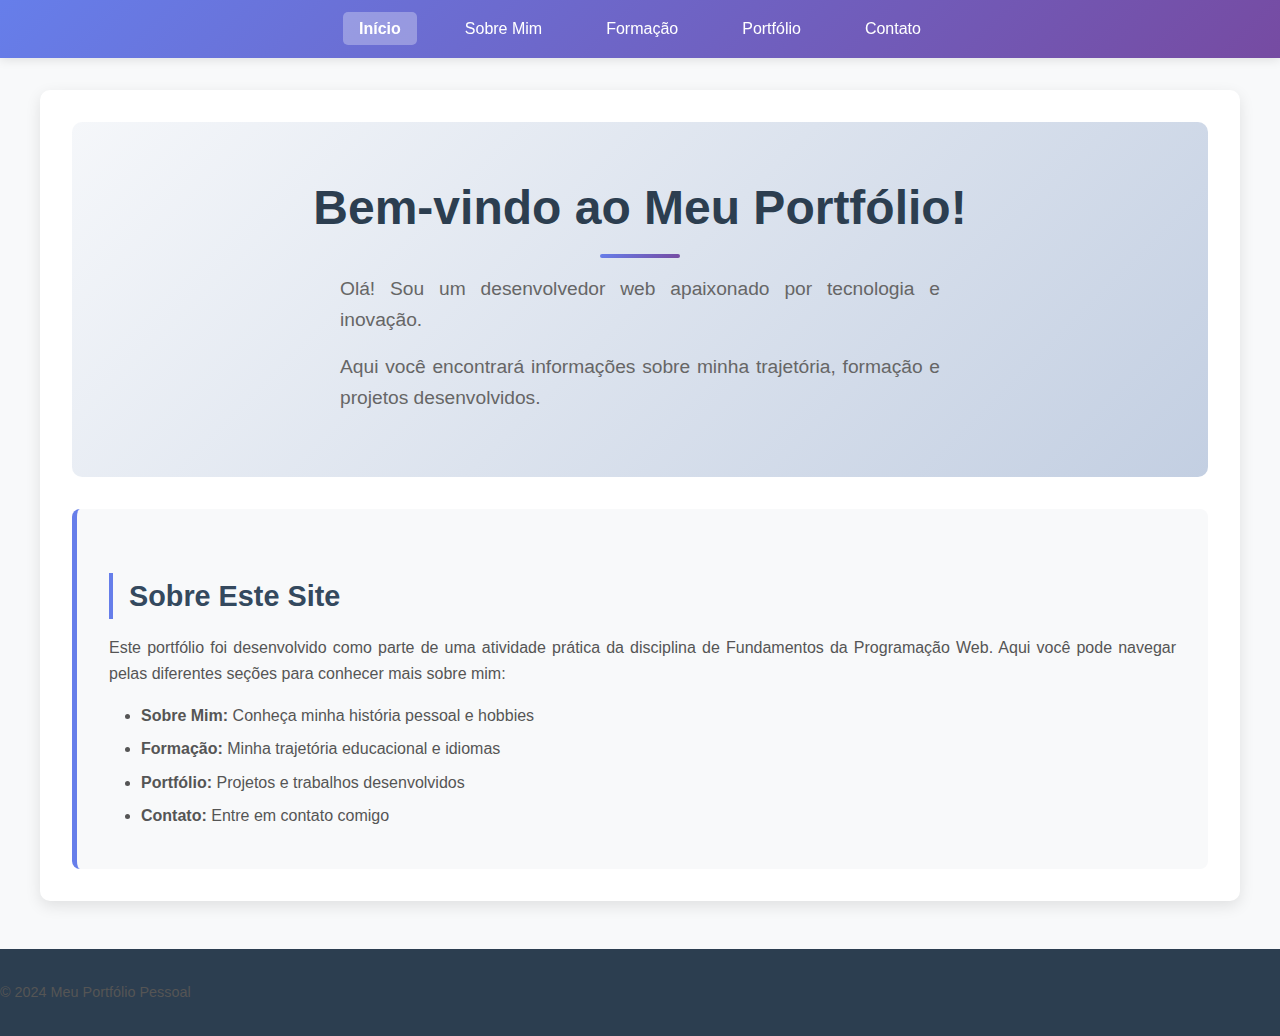
<file: index.html>
<!DOCTYPE html>
<html lang="pt-br">
<head>
    <meta charset="UTF-8">
    <meta name="viewport" content="width=device-width, initial-scale=1.0">
    <title>Meu Portfólio Pessoal</title>
    <!-- Link para o arquivo CSS principal -->
    <link rel="stylesheet" href="style.css">
</head>
<body>
    <!-- Cabeçalho da página, contém a navegação principal -->
    <header>
        <nav>
            <ul>
                <li><a href="index.html">Início</a></li>
                <li><a href="sobre.html">Sobre Mim</a></li>
                <li><a href="formacao.html">Formação</a></li>
                <li><a href="portfolio.html">Portfólio</a></li>
                <li><a href="contato.html">Contato</a></li>
            </ul>
        </nav>
    </header>
    <!-- Conteúdo principal da página -->
    <main>
        <section class="hero">
            <h1>Bem-vindo ao Meu Portfólio!</h1>
            <p>Olá! Sou um desenvolvedor web apaixonado por tecnologia e inovação.</p>
            <p>Aqui você encontrará informações sobre minha trajetória, formação e projetos desenvolvidos.</p>
        </section>
        
        <section class="intro">
            <h2>Sobre Este Site</h2>
            <p>Este portfólio foi desenvolvido como parte de uma atividade prática da disciplina de Fundamentos da Programação Web. Aqui você pode navegar pelas diferentes seções para conhecer mais sobre mim:</p>
            <ul>
                <li><strong>Sobre Mim:</strong> Conheça minha história pessoal e hobbies</li>
                <li><strong>Formação:</strong> Minha trajetória educacional e idiomas</li>
                <li><strong>Portfólio:</strong> Projetos e trabalhos desenvolvidos</li>
                <li><strong>Contato:</strong> Entre em contato comigo</li>
            </ul>
        </section>
    </main>
    <!-- Rodapé da página -->
    <footer>
        <p>&copy; 2024 Meu Portfólio Pessoal</p>
    </footer>
    
    <!-- Script JavaScript opcional para funcionalidades interativas -->
    <script src="script.js"></script>
</body>
</html>
</file>
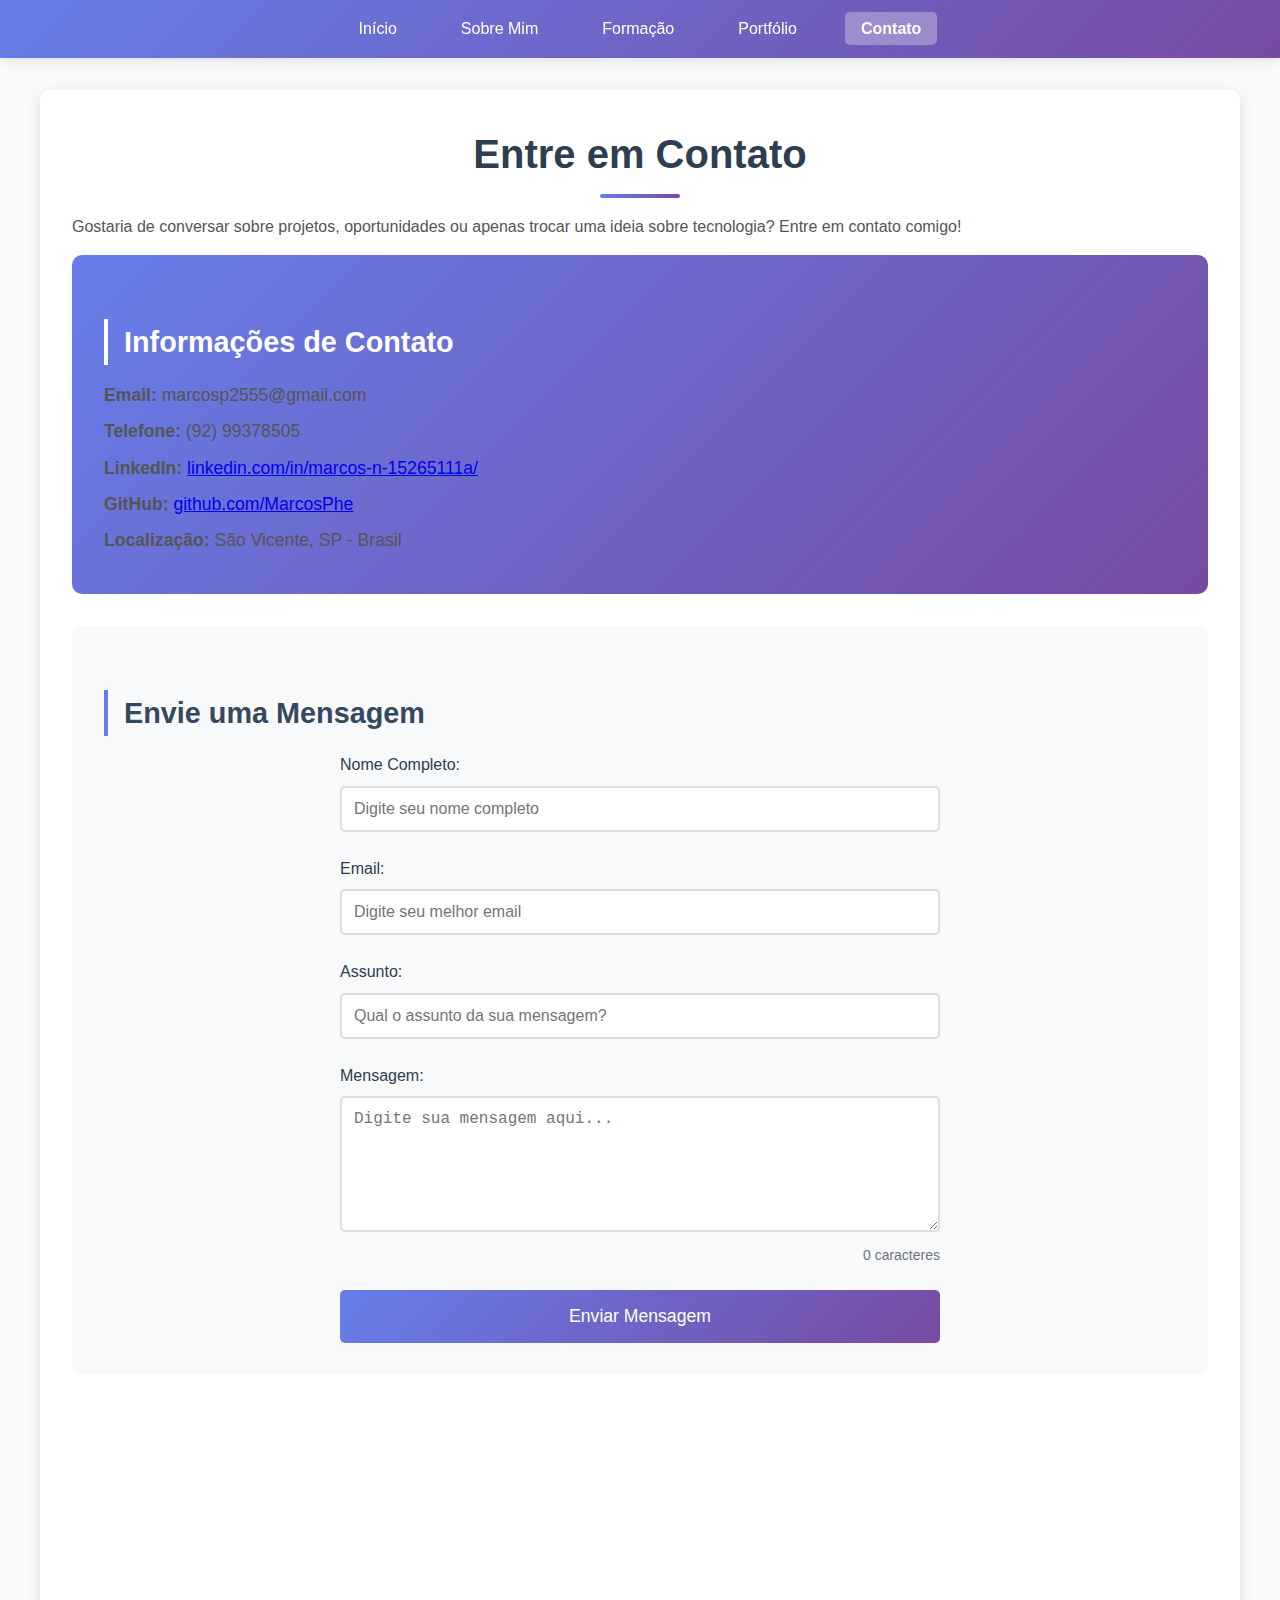
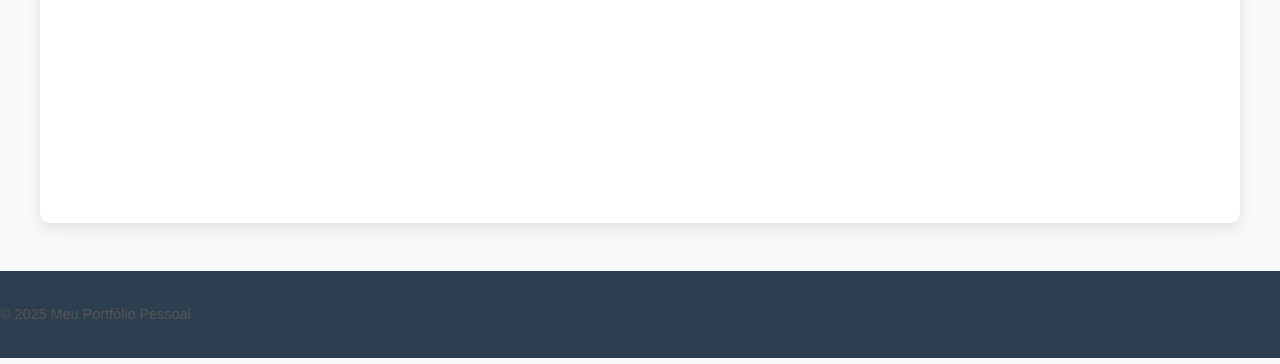
<file: contato.html>
<!DOCTYPE html>
<html lang="pt-br">
<head>
    <meta charset="UTF-8">
    <meta name="viewport" content="width=device-width, initial-scale=1.0">
    <title>Contato - Meu Portfólio Pessoal</title>
    <!-- Link para o arquivo CSS principal -->
    <link rel="stylesheet" href="style.css">
</head>
<body>
    <!-- Cabeçalho da página, contém a navegação principal -->
    <header>
        <nav>
            <ul>
                <li><a href="index.html">Início</a></li>
                <li><a href="sobre.html">Sobre Mim</a></li>
                <li><a href="formacao.html">Formação</a></li>
                <li><a href="portfolio.html">Portfólio</a></li>
                <li><a href="contato.html">Contato</a></li>
            </ul>
        </nav>
    </header>
    <!-- Conteúdo principal da página -->
    <main>
        <h1>Entre em Contato</h1>
        <p>Gostaria de conversar sobre projetos, oportunidades ou apenas trocar uma ideia sobre tecnologia? Entre em contato comigo!</p>
        
        <section class="contact-info">
            <h2>Informações de Contato</h2>
            <div class="contact-details">
                <p><strong>Email:</strong> marcosp2555@gmail.com</p>
                <p><strong>Telefone:</strong> (92) 99378505</p>
                <p><strong>LinkedIn:</strong> <a href="https://www.linkedin.com/in/marcos-n-15265111a/" target="_blank">linkedin.com/in/marcos-n-15265111a/</a></p>
                <p><strong>GitHub:</strong> <a href="https://github.com/MarcosPhe" target="_blank">github.com/MarcosPhe</a></p>
                <p><strong>Localização:</strong> São Vicente, SP - Brasil</p>
            </div>
        </section>
        
        <section class="contact-form">
            <h2>Envie uma Mensagem</h2>
            <!-- Formulário de contato com os campos solicitados: nome, email e mensagem -->
            <form action="#" method="POST" class="form-contato">
                <div class="form-group">
                    <label for="nome">Nome Completo:</label>
                    <input type="text" id="nome" name="nome" placeholder="Digite seu nome completo" required>
                </div>

                <div class="form-group">
                    <label for="email">Email:</label>
                    <input type="email" id="email" name="email" placeholder="Digite seu melhor email" required>
                </div>

                <div class="form-group">
                    <label for="assunto">Assunto:</label>
                    <input type="text" id="assunto" name="assunto" placeholder="Qual o assunto da sua mensagem?">
                </div>

                <div class="form-group">
                    <label for="mensagem">Mensagem:</label>
                    <textarea id="mensagem" name="mensagem" rows="6" placeholder="Digite sua mensagem aqui..." required></textarea>
                </div>

                <!-- Botão para enviar o formulário -->
                <button type="submit" class="btn-enviar">Enviar Mensagem</button>
            </form>
        </section>
        
        <section class="availability">
            <h2>Disponibilidade</h2>
            <p>Estou sempre aberto a novas oportunidades e projetos interessantes. Atualmente estou disponível para:</p>
            <ul>
                <li>Projetos freelance de desenvolvimento web</li>
                <li>Estágios em desenvolvimento frontend/backend</li>
                <li>Colaborações em projetos open source</li>
                <li>Networking e troca de experiências</li>
            </ul>
            <p>Tempo de resposta: Normalmente respondo em até 24 horas.</p>
        </section>
    </main>
    <!-- Rodapé da página -->
    <footer>
        <p>&copy; 2025 Meu Portfólio Pessoal</p>
    </footer>
    
    <!-- Script JavaScript opcional para funcionalidades interativas -->
    <script src="script.js"></script>
</body>
</html>
</file>
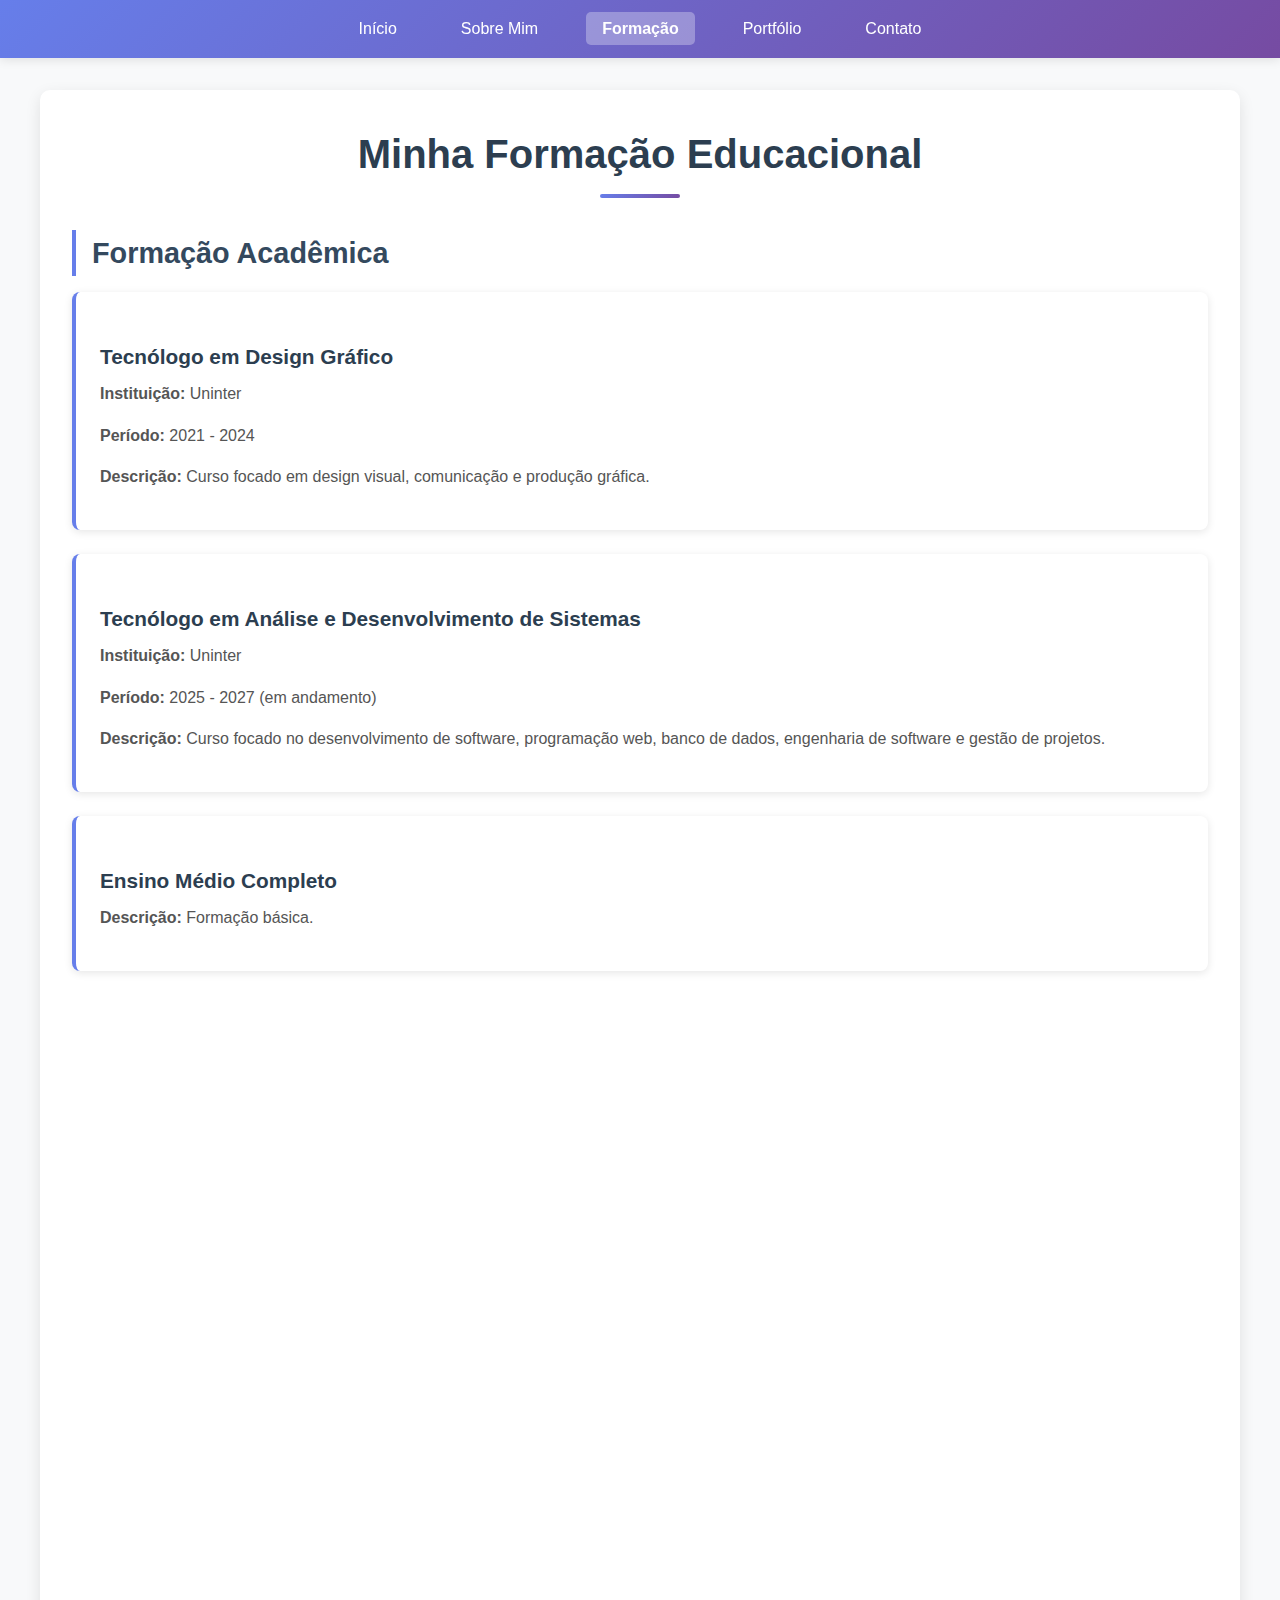
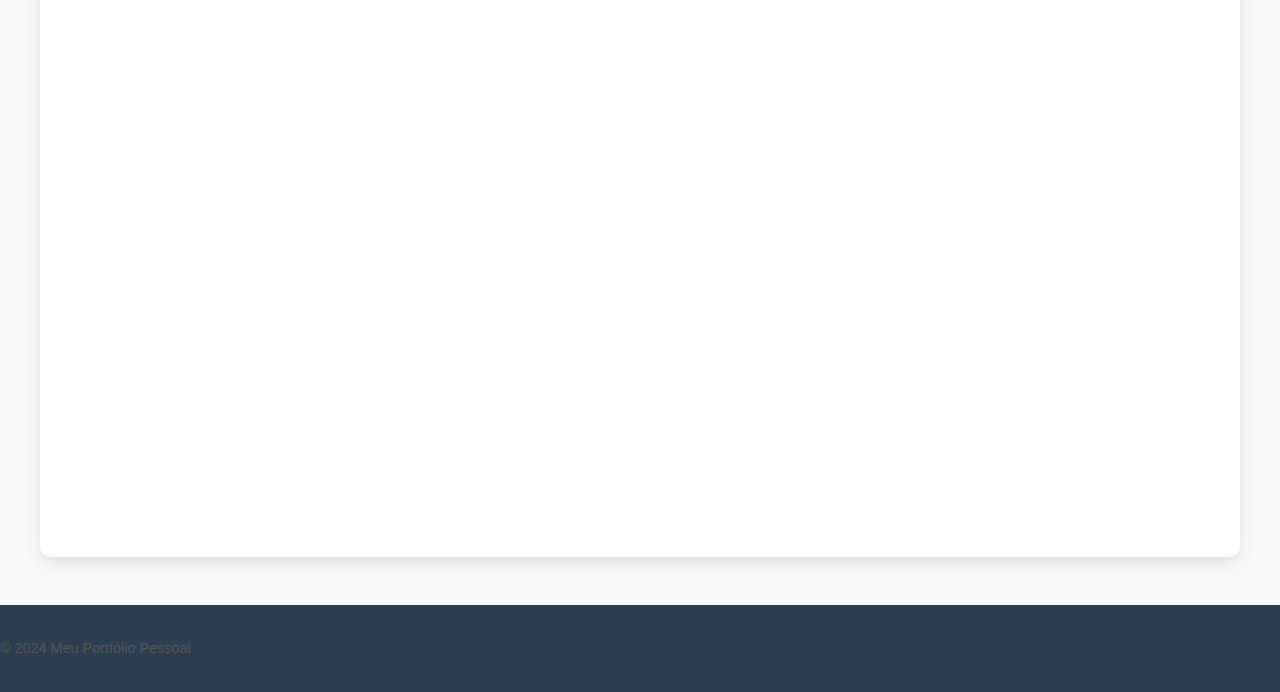
<file: formacao.html>
<!DOCTYPE html>
<html lang="pt-br">
<head>
    <meta charset="UTF-8">
    <meta name="viewport" content="width=device-width, initial-scale=1.0">
    <title>Formação - Meu Portfólio Pessoal</title>
    <!-- Link para o arquivo CSS principal -->
    <link rel="stylesheet" href="style.css">
</head>
<body>
    <!-- Cabeçalho da página, contém a navegação principal -->
    <header>
        <nav>
            <ul>
                <li><a href="index.html">Início</a></li>
                <li><a href="sobre.html">Sobre Mim</a></li>
                <li><a href="formacao.html">Formação</a></li>
                <li><a href="portfolio.html">Portfólio</a></li>
                <li><a href="contato.html">Contato</a></li>
            </ul>
        </nav>
    </header>
    <!-- Conteúdo principal da página -->
    <main>
        <h1>Minha Formação Educacional</h1>
        
        <section class="education">
            <h2>Formação Acadêmica</h2>
            
            <div class="education-item">
                <h3>Tecnólogo em Design Gráfico</h3>
                <p><strong>Instituição:</strong> Uninter</p>
                <p><strong>Período:</strong> 2021 - 2024</p>
                <p><strong>Descrição:</strong> Curso focado em design visual, comunicação e produção gráfica.</p>
            </div>
            
            <div class="education-item">
                <h3>Tecnólogo em Análise e Desenvolvimento de Sistemas</h3>
                <p><strong>Instituição:</strong> Uninter</p>
                <p><strong>Período:</strong> 2025 - 2027 (em andamento)</p>
                <p><strong>Descrição:</strong> Curso focado no desenvolvimento de software, programação web, banco de dados, engenharia de software e gestão de projetos.</p>
            </div>
            
            <div class="education-item">
                <h3>Ensino Médio Completo</h3>
                <p><strong>Descrição:</strong> Formação básica.</p>
            </div>
        </section>
        
        <section class="courses">
            <h2>Cursos Complementares</h2>
            
            <div class="course-item">
                <h3>Assistente Administrativo Completo</h3>
                <p><strong>Plataforma:</strong> Cebrac</p>
                <p><strong>Duração:</strong> 160 horas</p>
                <p><strong>Ano:</strong> 2020</p>
                <p>Curso abrangente sobre rotinas administrativas, organização de escritórios e comunicação empresarial.</p>
            </div>
            

        </section>
        
        <section class="languages">
            <h2>Idiomas</h2>
            
            <div class="language-item">
                <h3>Português</h3>
                <p><strong>Nível:</strong> Nativo</p>
                <p>Língua materna, fluência completa em todas as habilidades.</p>
            </div>
            
            <div class="language-item">
                <h3>Inglês</h3>
                <p><strong>Nível:</strong> Intermediário-Avançado (B2)</p>
                <p>Boa compreensão de textos técnicos, documentações e tutoriais. Capacidade de comunicação em ambientes profissionais. Atualmente aprimorando a conversação.</p>
            </div>
            
            <div class="language-item">
                <h3>Espanhol</h3>
                <p><strong>Nível:</strong> Básico (A2)</p>
                <p>Conhecimentos básicos para comunicação simples. Estudando de forma autodidata.</p>
            </div>
        </section>
        

    </main>
    <!-- Rodapé da página -->
    <footer>
        <p>&copy; 2024 Meu Portfólio Pessoal</p>
    </footer>
    
    <!-- Script JavaScript opcional para funcionalidades interativas -->
    <script src="script.js"></script>
</body>
</html>
</file>
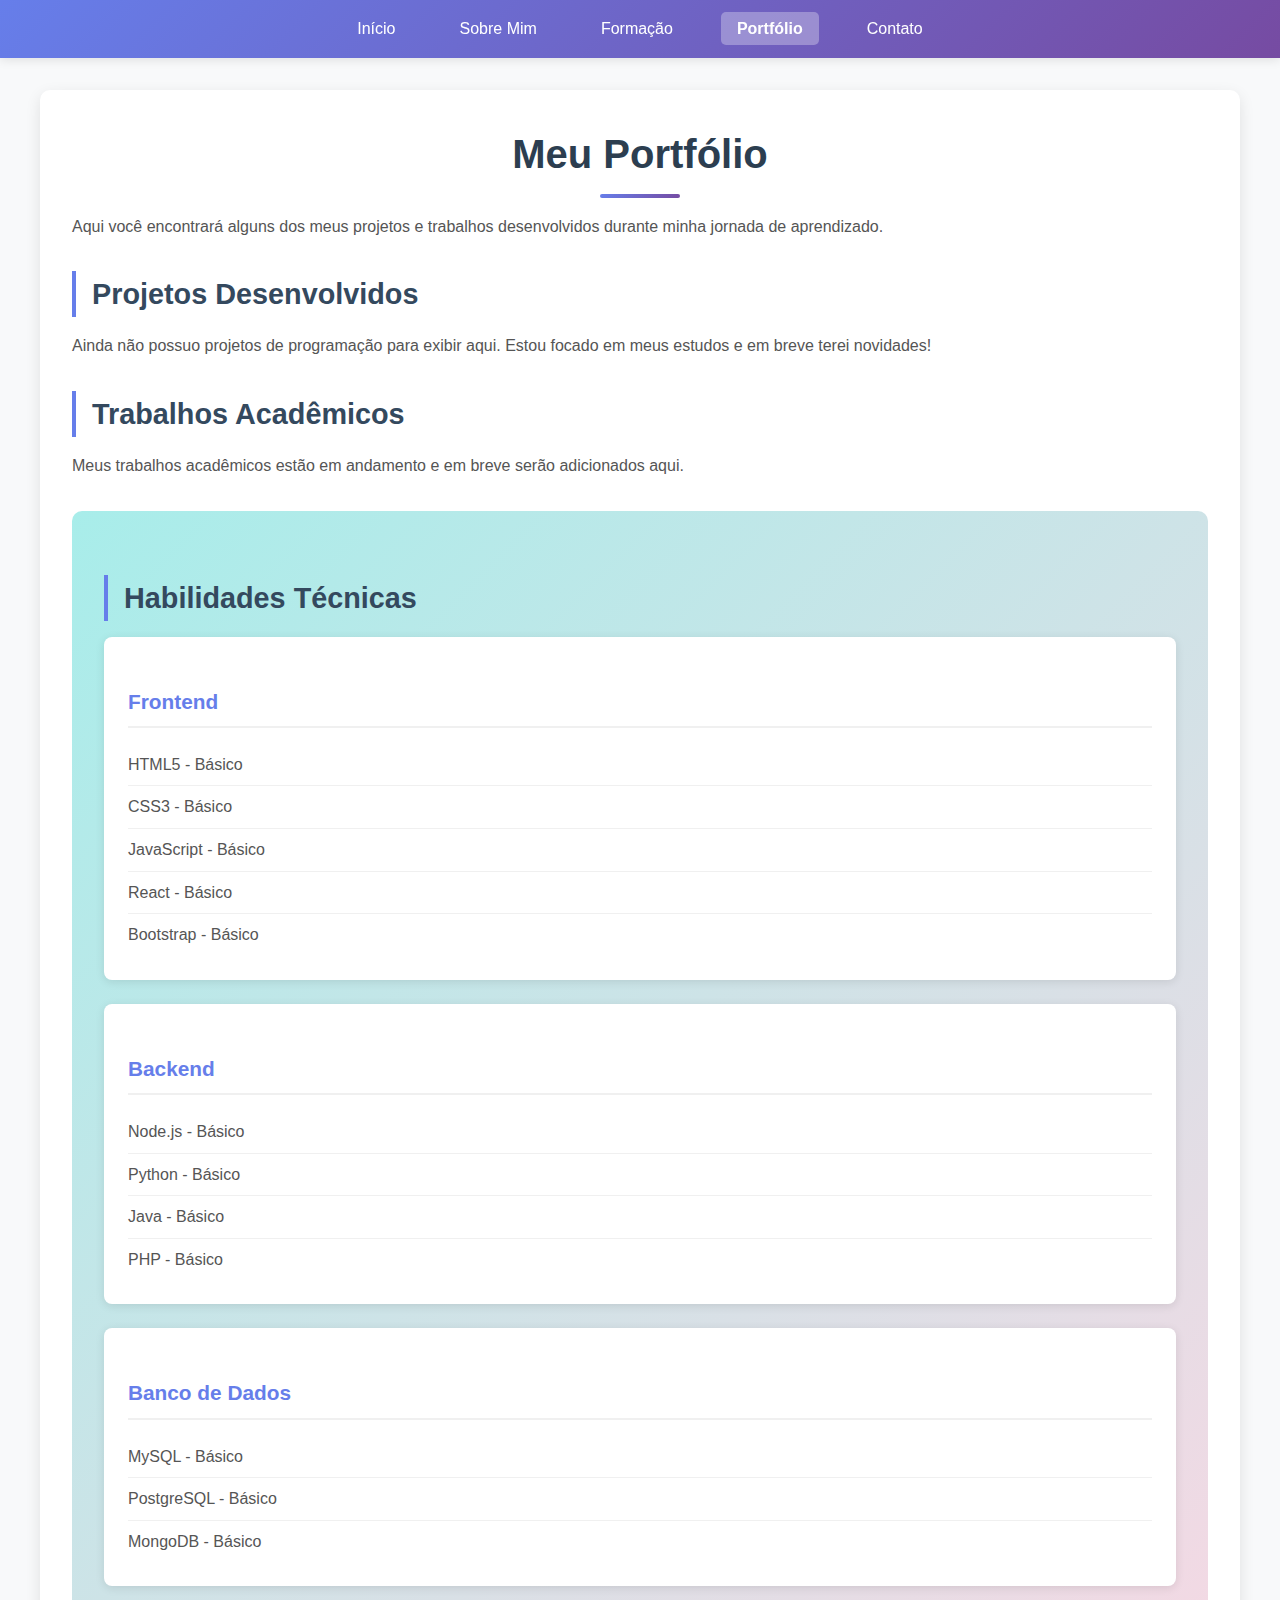
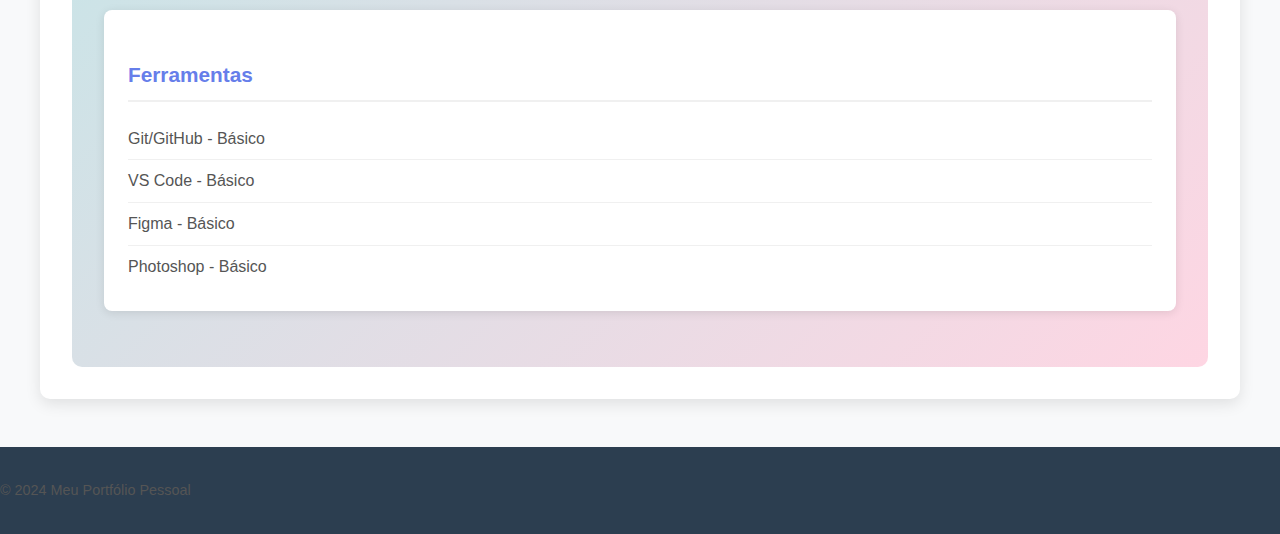
<file: portfolio.html>
<!DOCTYPE html>
<html lang="pt-br">
<head>
    <meta charset="UTF-8">
    <meta name="viewport" content="width=device-width, initial-scale=1.0">
    <title>Portfólio - Meu Portfólio Pessoal</title>
    <!-- Link para o arquivo CSS principal -->
    <link rel="stylesheet" href="style.css">
</head>
<body>
    <!-- Cabeçalho da página, contém a navegação principal -->
    <header>
        <nav>
            <ul>
                <li><a href="index.html">Início</a></li>
                <li><a href="sobre.html">Sobre Mim</a></li>
                <li><a href="formacao.html">Formação</a></li>
                <li><a href="portfolio.html">Portfólio</a></li>
                <li><a href="contato.html">Contato</a></li>
            </ul>
        </nav>
    </header>
    <!-- Conteúdo principal da página -->
    <main>
        <h1>Meu Portfólio</h1>
        <p>Aqui você encontrará alguns dos meus projetos e trabalhos desenvolvidos durante minha jornada de aprendizado.</p>
        
        <section class="projects">
            <h2>Projetos Desenvolvidos</h2>
            <p>Ainda não possuo projetos de programação para exibir aqui. Estou focado em meus estudos e em breve terei novidades!</p>
        </section>
        
        <section class="academic-projects">
            <h2>Trabalhos Acadêmicos</h2>
            <p>Meus trabalhos acadêmicos estão em andamento e em breve serão adicionados aqui.</p>
        </section>
        
        <section class="skills">
            <h2>Habilidades Técnicas</h2>
            
            <div class="skills-category">
                <h3>Frontend</h3>
                <ul>
                    <li>HTML5 - Básico</li>
                    <li>CSS3 - Básico</li>
                    <li>JavaScript - Básico</li>
                    <li>React - Básico</li>
                    <li>Bootstrap - Básico</li>
                </ul>
            </div>
            
            <div class="skills-category">
                <h3>Backend</h3>
                <ul>
                    <li>Node.js - Básico</li>
                    <li>Python - Básico</li>
                    <li>Java - Básico</li>
                    <li>PHP - Básico</li>
                </ul>
            </div>
            
            <div class="skills-category">
                <h3>Banco de Dados</h3>
                <ul>
                    <li>MySQL - Básico</li>
                    <li>PostgreSQL - Básico</li>
                    <li>MongoDB - Básico</li>
                </ul>
            </div>
            
            <div class="skills-category">
                <h3>Ferramentas</h3>
                <ul>
                    <li>Git/GitHub - Básico</li>
                    <li>VS Code - Básico</li>
                    <li>Figma - Básico</li>
                    <li>Photoshop - Básico</li>
                </ul>
            </div>
        </section>
    </main>
    <!-- Rodapé da página -->
    <footer>
        <p>&copy; 2024 Meu Portfólio Pessoal</p>
    </footer>
    
    <!-- Script JavaScript opcional para funcionalidades interativas -->
    <script src="script.js"></script>
</body>
</html>
</file>
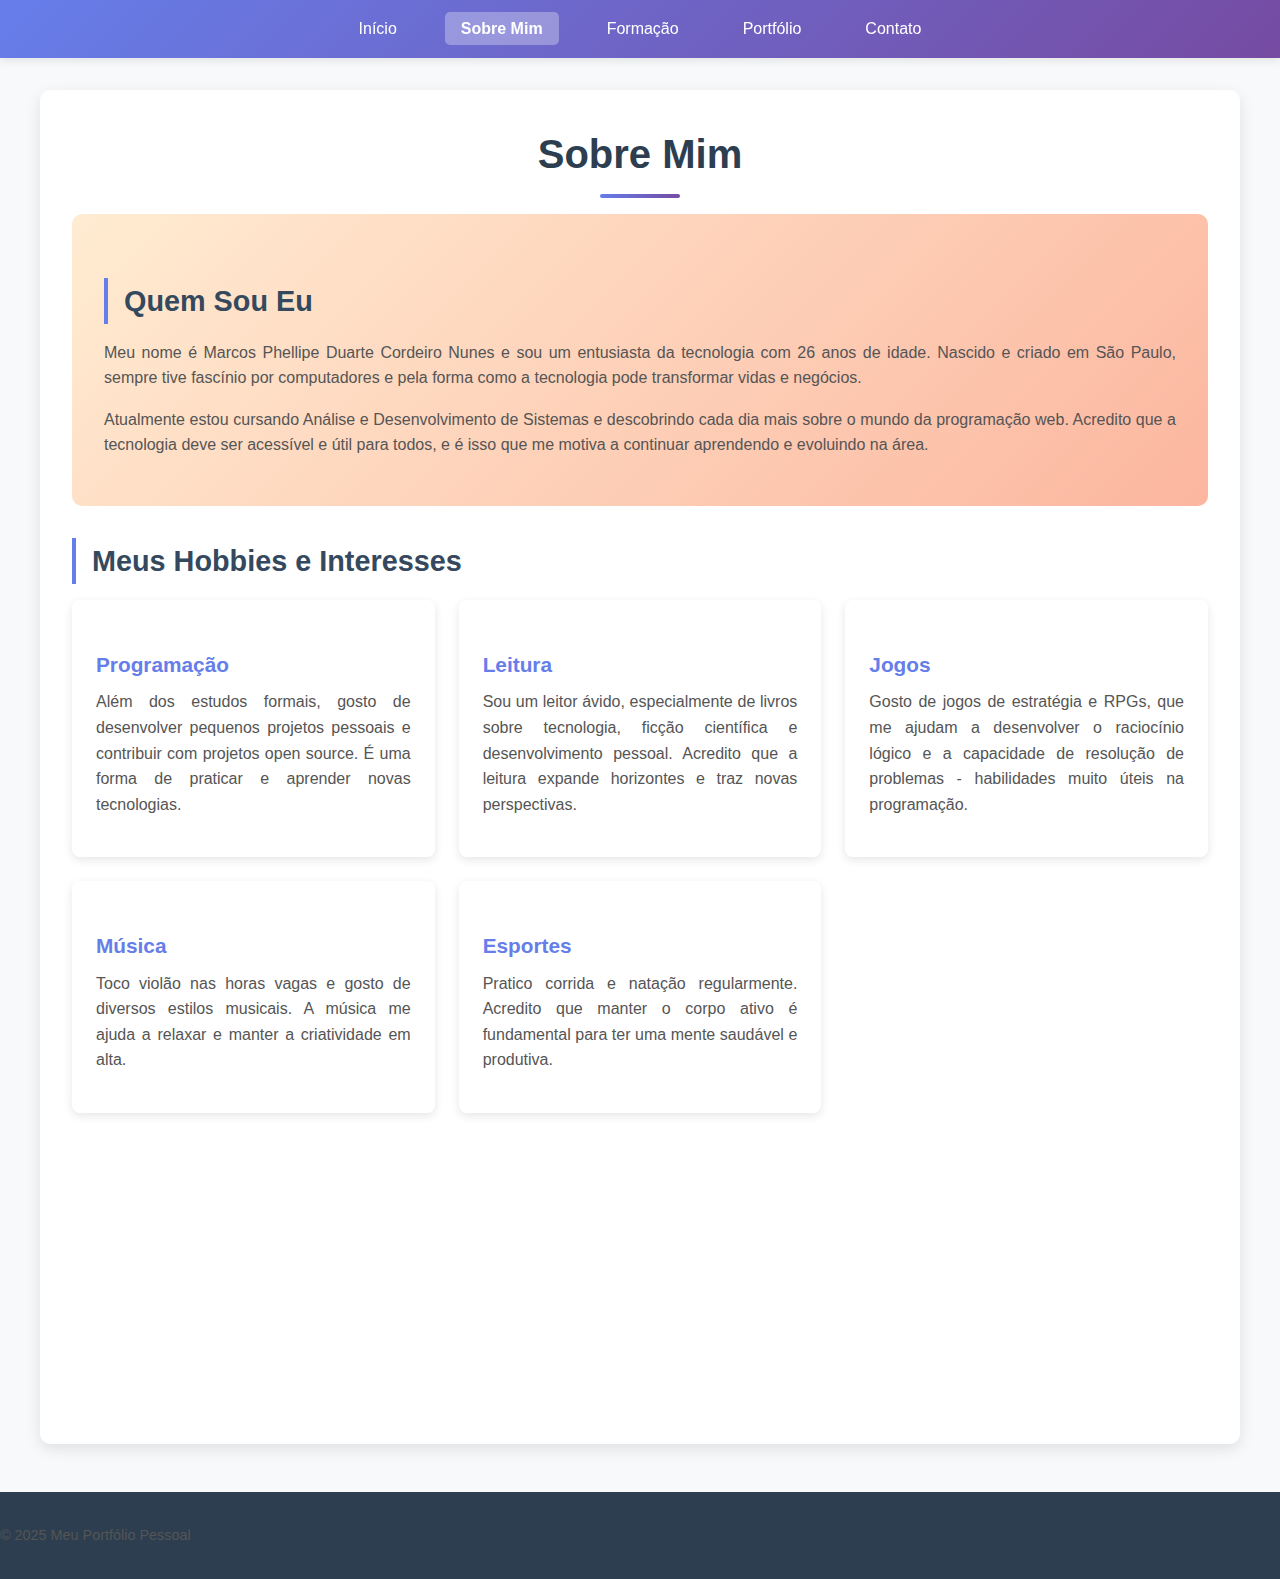
<file: sobre.html>
<!DOCTYPE html>
<html lang="pt-br">
<head>
    <meta charset="UTF-8">
    <meta name="viewport" content="width=device-width, initial-scale=1.0">
    <title>Sobre Mim - Meu Portfólio Pessoal</title>
    <link rel="stylesheet" href="style.css">
</head>
<body>
    <header>
        <nav>
            <ul>
                <li><a href="index.html">Início</a></li>
                <li><a href="sobre.html">Sobre Mim</a></li>
                <li><a href="formacao.html">Formação</a></li>
                <li><a href="portfolio.html">Portfólio</a></li>
                <li><a href="contato.html">Contato</a></li>
            </ul>
        </nav>
    </header>
    <!-- Conteúdo principal da página -->
    <main>
        <h1>Sobre Mim</h1>
        
        <section class="personal-info">
            <h2>Quem Sou Eu</h2>
            <p>Meu nome é Marcos Phellipe Duarte Cordeiro Nunes e sou um entusiasta da tecnologia com 26 anos de idade. Nascido e criado em São Paulo, sempre tive fascínio por computadores e pela forma como a tecnologia pode transformar vidas e negócios.</p>
            
            <p>Atualmente estou cursando Análise e Desenvolvimento de Sistemas e descobrindo cada dia mais sobre o mundo da programação web. Acredito que a tecnologia deve ser acessível e útil para todos, e é isso que me motiva a continuar aprendendo e evoluindo na área.</p>
        </section>
        
        <section class="hobbies">
            <h2>Meus Hobbies e Interesses</h2>
            <div class="hobby-list">
                <div class="hobby-item">
                    <h3>Programação</h3>
                    <p>Além dos estudos formais, gosto de desenvolver pequenos projetos pessoais e contribuir com projetos open source. É uma forma de praticar e aprender novas tecnologias.</p>
                </div>
                
                <div class="hobby-item">
                    <h3>Leitura</h3>
                    <p>Sou um leitor ávido, especialmente de livros sobre tecnologia, ficção científica e desenvolvimento pessoal. Acredito que a leitura expande horizontes e traz novas perspectivas.</p>
                </div>
                
                <div class="hobby-item">
                    <h3>Jogos</h3>
                    <p>Gosto de jogos de estratégia e RPGs, que me ajudam a desenvolver o raciocínio lógico e a capacidade de resolução de problemas - habilidades muito úteis na programação.</p>
                </div>
                
                <div class="hobby-item">
                    <h3>Música</h3>
                    <p>Toco violão nas horas vagas e gosto de diversos estilos musicais. A música me ajuda a relaxar e manter a criatividade em alta.</p>
                </div>
                
                <div class="hobby-item">
                    <h3>Esportes</h3>
                    <p>Pratico corrida e natação regularmente. Acredito que manter o corpo ativo é fundamental para ter uma mente saudável e produtiva.</p>
                </div>
            </div>
        </section>
        
        <section class="values">
            <h2>Meus Valores</h2>
            <p>Acredito na importância do aprendizado contínuo, da colaboração e da ética no trabalho. Valorizo a honestidade, a dedicação e a busca constante pela excelência em tudo que faço.</p>
            
            <p>Meu objetivo é me tornar um desenvolvedor completo, capaz de criar soluções inovadoras que realmente façam a diferença na vida das pessoas.</p>
        </section>
    </main>
    <!-- Rodapé da página -->
    <footer>
        <p>&copy; 2025 Meu Portfólio Pessoal</p>
    </footer>
    
    <!-- Script JavaScript opcional para funcionalidades interativas -->
    <script src="script.js"></script>
</body>
</html>
</file>
<file: style.css>
/* ===== RESET E CONFIGURAÇÕES BÁSICAS ===== */
/* Reset básico para remover margens e paddings padrão dos navegadores */
* {
    margin: 0;
    padding: 0;
    box-sizing: border-box;
}

/* Configurações gerais do documento */
html {
    font-size: 16px;
    scroll-behavior: smooth;
}

body {
    font-family: 'Arial', sans-serif;
    line-height: 1.6;
    color: #333;
    background-color: #f8f9fa;
}

/* ===== CABEÇALHO E NAVEGAÇÃO ===== */
/* Estilização do cabeçalho principal */
header {
    background: linear-gradient(135deg, #667eea 0%, #764ba2 100%);
    box-shadow: 0 2px 10px rgba(0, 0, 0, 0.1);
    position: sticky;
    top: 0;
    z-index: 1000;
}

/* Estilização da navegação */
nav ul {
    list-style: none;
    display: flex;
    justify-content: center;
    align-items: center;
    padding: 1rem 0;
    max-width: 1200px;
    margin: 0 auto;
}

nav li {
    margin: 0 1rem;
}

/* Estilização dos links de navegação */
nav a {
    color: white;
    text-decoration: none;
    font-weight: 500;
    padding: 0.5rem 1rem;
    border-radius: 5px;
    transition: all 0.3s ease;
    position: relative;
}

/* Efeito hover nos links de navegação */
nav a:hover {
    background-color: rgba(255, 255, 255, 0.2);
    transform: translateY(-2px);
}

/* Indicador visual para a página atual */
nav a:active,
nav a[href*="index.html"]:hover {
    background-color: rgba(255, 255, 255, 0.3);
}

/* ===== CONTEÚDO PRINCIPAL ===== */
/* Container principal do conteúdo */
main {
    max-width: 1200px;
    margin: 0 auto;
    padding: 2rem;
    background-color: white;
    margin-top: 2rem;
    margin-bottom: 2rem;
    border-radius: 10px;
    box-shadow: 0 5px 15px rgba(0, 0, 0, 0.1);
}

/* ===== TIPOGRAFIA ===== */
/* Estilização dos títulos principais */
h1 {
    color: #2c3e50;
    font-size: 2.5rem;
    margin-bottom: 1rem;
    text-align: center;
    position: relative;
}

/* Linha decorativa sob o título principal */
h1::after {
    content: '';
    display: block;
    width: 80px;
    height: 4px;
    background: linear-gradient(135deg, #667eea 0%, #764ba2 100%);
    margin: 0.5rem auto;
    border-radius: 2px;
}

/* Estilização dos subtítulos */
h2 {
    color: #34495e;
    font-size: 1.8rem;
    margin: 2rem 0 1rem 0;
    border-left: 4px solid #667eea;
    padding-left: 1rem;
}

h3 {
    color: #2c3e50;
    font-size: 1.3rem;
    margin: 1.5rem 0 0.5rem 0;
}

/* Estilização dos parágrafos */
p {
    margin-bottom: 1rem;
    text-align: justify;
    color: #555;
}

/* ===== SEÇÕES ESPECÍFICAS ===== */
/* Seção hero da página inicial */
.hero {
    text-align: center;
    padding: 3rem 0;
    background: linear-gradient(135deg, #f5f7fa 0%, #c3cfe2 100%);
    border-radius: 10px;
    margin-bottom: 2rem;
}

.hero h1 {
    font-size: 3rem;
    color: #2c3e50;
    margin-bottom: 1rem;
}

.hero p {
    font-size: 1.2rem;
    color: #666;
    max-width: 600px;
    margin: 0 auto 1rem auto;
}

/* Seção de introdução */
.intro {
    background-color: #f8f9fa;
    padding: 2rem;
    border-radius: 8px;
    border-left: 5px solid #667eea;
}

.intro ul {
    margin-top: 1rem;
    padding-left: 2rem;
}

.intro li {
    margin-bottom: 0.5rem;
    color: #555;
}

/* ===== PÁGINA SOBRE MIM ===== */
/* Informações pessoais */
.personal-info {
    background: linear-gradient(135deg, #ffecd2 0%, #fcb69f 100%);
    padding: 2rem;
    border-radius: 10px;
    margin-bottom: 2rem;
}

/* Lista de hobbies */
.hobby-list {
    display: grid;
    grid-template-columns: repeat(auto-fit, minmax(300px, 1fr));
    gap: 1.5rem;
    margin-top: 1rem;
}

.hobby-item {
    background-color: white;
    padding: 1.5rem;
    border-radius: 8px;
    box-shadow: 0 3px 10px rgba(0, 0, 0, 0.1);
    transition: transform 0.3s ease, box-shadow 0.3s ease;
}

/* Efeito hover nos itens de hobby */
.hobby-item:hover {
    transform: translateY(-5px);
    box-shadow: 0 5px 20px rgba(0, 0, 0, 0.15);
}

.hobby-item h3 {
    color: #667eea;
    margin-bottom: 0.5rem;
}

/* Seção de valores */
.values {
    background-color: #e8f4f8;
    padding: 2rem;
    border-radius: 10px;
    margin-top: 2rem;
}

/* ===== PÁGINA DE FORMAÇÃO ===== */
/* Itens de educação */
.education-item,
.course-item,
.language-item,
.cert-item {
    background-color: white;
    padding: 1.5rem;
    margin-bottom: 1.5rem;
    border-radius: 8px;
    box-shadow: 0 2px 8px rgba(0, 0, 0, 0.1);
    border-left: 4px solid #667eea;
    transition: transform 0.3s ease;
}

/* Efeito hover nos itens de formação */
.education-item:hover,
.course-item:hover,
.language-item:hover,
.cert-item:hover {
    transform: translateX(5px);
}

/* ===== PÁGINA DE PORTFÓLIO ===== */
/* Itens de projeto */
.project-item,
.academic-item {
    background-color: white;
    padding: 2rem;
    margin-bottom: 2rem;
    border-radius: 10px;
    box-shadow: 0 3px 15px rgba(0, 0, 0, 0.1);
    transition: transform 0.3s ease, box-shadow 0.3s ease;
}

/* Efeito hover nos projetos */
.project-item:hover,
.academic-item:hover {
    transform: translateY(-3px);
    box-shadow: 0 5px 25px rgba(0, 0, 0, 0.15);
}

.project-item h3,
.academic-item h3 {
    color: #667eea;
    font-size: 1.4rem;
    margin-bottom: 1rem;
}

.project-item ul,
.academic-item ul {
    margin: 1rem 0;
    padding-left: 2rem;
}

.project-item li,
.academic-item li {
    margin-bottom: 0.5rem;
    color: #555;
}

/* Links dos projetos */
.project-item a {
    color: #667eea;
    text-decoration: none;
    font-weight: 500;
    transition: color 0.3s ease;
}

.project-item a:hover {
    color: #764ba2;
    text-decoration: underline;
}

/* Seção de habilidades */
.skills {
    background: linear-gradient(135deg, #a8edea 0%, #fed6e3 100%);
    padding: 2rem;
    border-radius: 10px;
    margin-top: 2rem;
}

.skills-category {
    background-color: white;
    padding: 1.5rem;
    margin-bottom: 1.5rem;
    border-radius: 8px;
    box-shadow: 0 2px 10px rgba(0, 0, 0, 0.1);
}

.skills-category h3 {
    color: #667eea;
    margin-bottom: 1rem;
    border-bottom: 2px solid #f0f0f0;
    padding-bottom: 0.5rem;
}

.skills-category ul {
    list-style: none;
    padding: 0;
}

.skills-category li {
    padding: 0.5rem 0;
    border-bottom: 1px solid #f0f0f0;
    color: #555;
}

.skills-category li:last-child {
    border-bottom: none;
}

/* ===== PÁGINA DE CONTATO ===== */
/* Informações de contato */
.contact-info {
    background: linear-gradient(135deg, #667eea 0%, #764ba2 100%);
    color: white;
    padding: 2rem;
    border-radius: 10px;
    margin-bottom: 2rem;
}

.contact-info h2 {
    color: white;
    border-left: 4px solid white;
}

.contact-details p {
    margin-bottom: 0.5rem;
    font-size: 1.1rem;
}

/* Formulário de contato */
.contact-form {
    background-color: #f8f9fa;
    padding: 2rem;
    border-radius: 10px;
    margin-bottom: 2rem;
}

.form-contato {
    max-width: 600px;
    margin: 0 auto;
}

/* Grupos de campos do formulário */
.form-group {
    margin-bottom: 1.5rem;
}

/* Labels do formulário */
.form-group label {
    display: block;
    margin-bottom: 0.5rem;
    font-weight: 500;
    color: #2c3e50;
}

/* Campos de entrada do formulário */
.form-group input,
.form-group textarea {
    width: 100%;
    padding: 0.75rem;
    border: 2px solid #ddd;
    border-radius: 5px;
    font-size: 1rem;
    transition: border-color 0.3s ease, box-shadow 0.3s ease;
}

/* Efeito focus nos campos do formulário */
.form-group input:focus,
.form-group textarea:focus {
    outline: none;
    border-color: #667eea;
    box-shadow: 0 0 0 3px rgba(102, 126, 234, 0.1);
}

/* Botão de envio */
.btn-enviar {
    background: linear-gradient(135deg, #667eea 0%, #764ba2 100%);
    color: white;
    padding: 1rem 2rem;
    border: none;
    border-radius: 5px;
    font-size: 1.1rem;
    font-weight: 500;
    cursor: pointer;
    transition: transform 0.3s ease, box-shadow 0.3s ease;
    width: 100%;
}

/* Efeito hover no botão */
.btn-enviar:hover {
    transform: translateY(-2px);
    box-shadow: 0 5px 15px rgba(102, 126, 234, 0.3);
}

/* Seção de disponibilidade */
.availability {
    background-color: #e8f4f8;
    padding: 2rem;
    border-radius: 10px;
}

.availability ul {
    margin: 1rem 0;
    padding-left: 2rem;
}

.availability li {
    margin-bottom: 0.5rem;
    color: #555;
}

/* ===== RODAPÉ ===== */
/* Estilização do rodapé */
footer {
    background-color: #2c3e50;
    color: white;
    text-align: center;
    padding: 2rem 0;
    margin-top: 3rem;
}

footer p {
    margin: 0;
    font-size: 0.9rem;
}

/* ===== RESPONSIVIDADE ===== */
/* Ajustes para tablets */
@media (max-width: 768px) {
    main {
        margin: 1rem;
        padding: 1.5rem;
    }
    
    nav ul {
        flex-direction: column;
        padding: 1rem;
    }
    
    nav li {
        margin: 0.5rem 0;
    }
    
    .hero h1 {
        font-size: 2.2rem;
    }
    
    h1 {
        font-size: 2rem;
    }
    
    h2 {
        font-size: 1.5rem;
    }
    
    .hobby-list {
        grid-template-columns: 1fr;
    }
}

/* Ajustes para smartphones */
@media (max-width: 480px) {
    main {
        margin: 0.5rem;
        padding: 1rem;
    }
    
    .hero {
        padding: 2rem 1rem;
    }
    
    .hero h1 {
        font-size: 1.8rem;
    }
    
    .hero p {
        font-size: 1rem;
    }
    
    h1 {
        font-size: 1.8rem;
    }
    
    h2 {
        font-size: 1.3rem;
    }
    
    .contact-info,
    .contact-form,
    .availability {
        padding: 1.5rem;
    }
}

/* ===== ANIMAÇÕES ===== */


/* ===== UTILITÁRIOS ===== */
/* Classe para texto centralizado */
.text-center {
    text-align: center;
}

/* Classe para margem superior */
.mt-2 {
    margin-top: 2rem;
}

/* Classe para destaque */
.highlight {
    background-color: #fff3cd;
    padding: 0.2rem 0.4rem;
    border-radius: 3px;
    color: #856404;
}



/* ===== ESTILOS PARA FUNCIONALIDADES JAVASCRIPT ===== */

/* Estilo para links ativos na navegação */
nav a.active {
    background-color: rgba(255, 255, 255, 0.3);
    font-weight: 600;
}

/* Estilos para campos com erro */
.form-group input.error,
.form-group textarea.error {
    border-color: #dc3545;
    box-shadow: 0 0 0 3px rgba(220, 53, 69, 0.1);
}

/* Mensagens de erro */
.error-message {
    color: #dc3545;
    font-size: 0.875rem;
    margin-top: 0.25rem;
    display: block;
}

/* Mensagem de sucesso */
.success-message {
    background: linear-gradient(135deg, #28a745 0%, #20c997 100%);
    color: white;
    padding: 1.5rem;
    border-radius: 8px;
    margin-bottom: 2rem;
    text-align: center;
    animation: slideInDown 0.5s ease-out;
}

.success-message h3 {
    margin-bottom: 0.5rem;
    color: white;
}

.success-message p {
    margin: 0;
    opacity: 0.9;
}

/* Contador de caracteres */
.char-counter {
    font-size: 0.875rem;
    color: #6c757d;
    margin-top: 0.25rem;
    text-align: right;
}/* Efeitos de fade-in */
.fade-in-visible {
    opacity: 1;
    transform: translateY(0);
    transition: opacity 0.6s ease, transform 0.6s ease;
}

/* Animação de entrada suave (estado inicial) */
section {
    opacity: 0;
    transform: translateY(30px);
}

/* Efeito de clique nos cards */
.project-item,
.hobby-item {
    cursor: pointer;
    user-select: none;
}

/* Estados de loading */
.loading {
    position: relative;
    overflow: hidden;
}

.loading::after {
    content: '';
    position: absolute;
    top: 0;
    left: -100%;
    width: 100%;
    height: 100%;
    background: linear-gradient(90deg, transparent, rgba(255, 255, 255, 0.4), transparent);
    animation: loading 1.5s infinite;
}

@keyframes loading {
    0% {
        left: -100%;
    }
    100% {
        left: 100%;
    }
}

/* Elementos revelados no scroll */
.reveal-on-scroll {
    opacity: 0;
    transform: translateY(30px);
    transition: opacity 0.8s ease, transform 0.8s ease;
}

.reveal-on-scroll.revealed {
    opacity: 1;
    transform: translateY(0);
}

/* Melhorias de acessibilidade */
.form-group input:focus,
.form-group textarea:focus {
    outline: 2px solid #667eea;
    outline-offset: 2px;
}

/* Indicador visual para elementos interativos */
.interactive-element {
    transition: all 0.3s ease;
}

.interactive-element:hover {
    transform: translateY(-2px);
    box-shadow: 0 4px 12px rgba(0, 0, 0, 0.15);
}

/* Estilo para modo escuro (preparação futura) */
@media (prefers-color-scheme: dark) {
    .success-message {
        background: linear-gradient(135deg, #198754 0%, #0d6efd 100%);
    }
    
    .error-message {
        color: #ff6b6b;
    }
}
</file>
